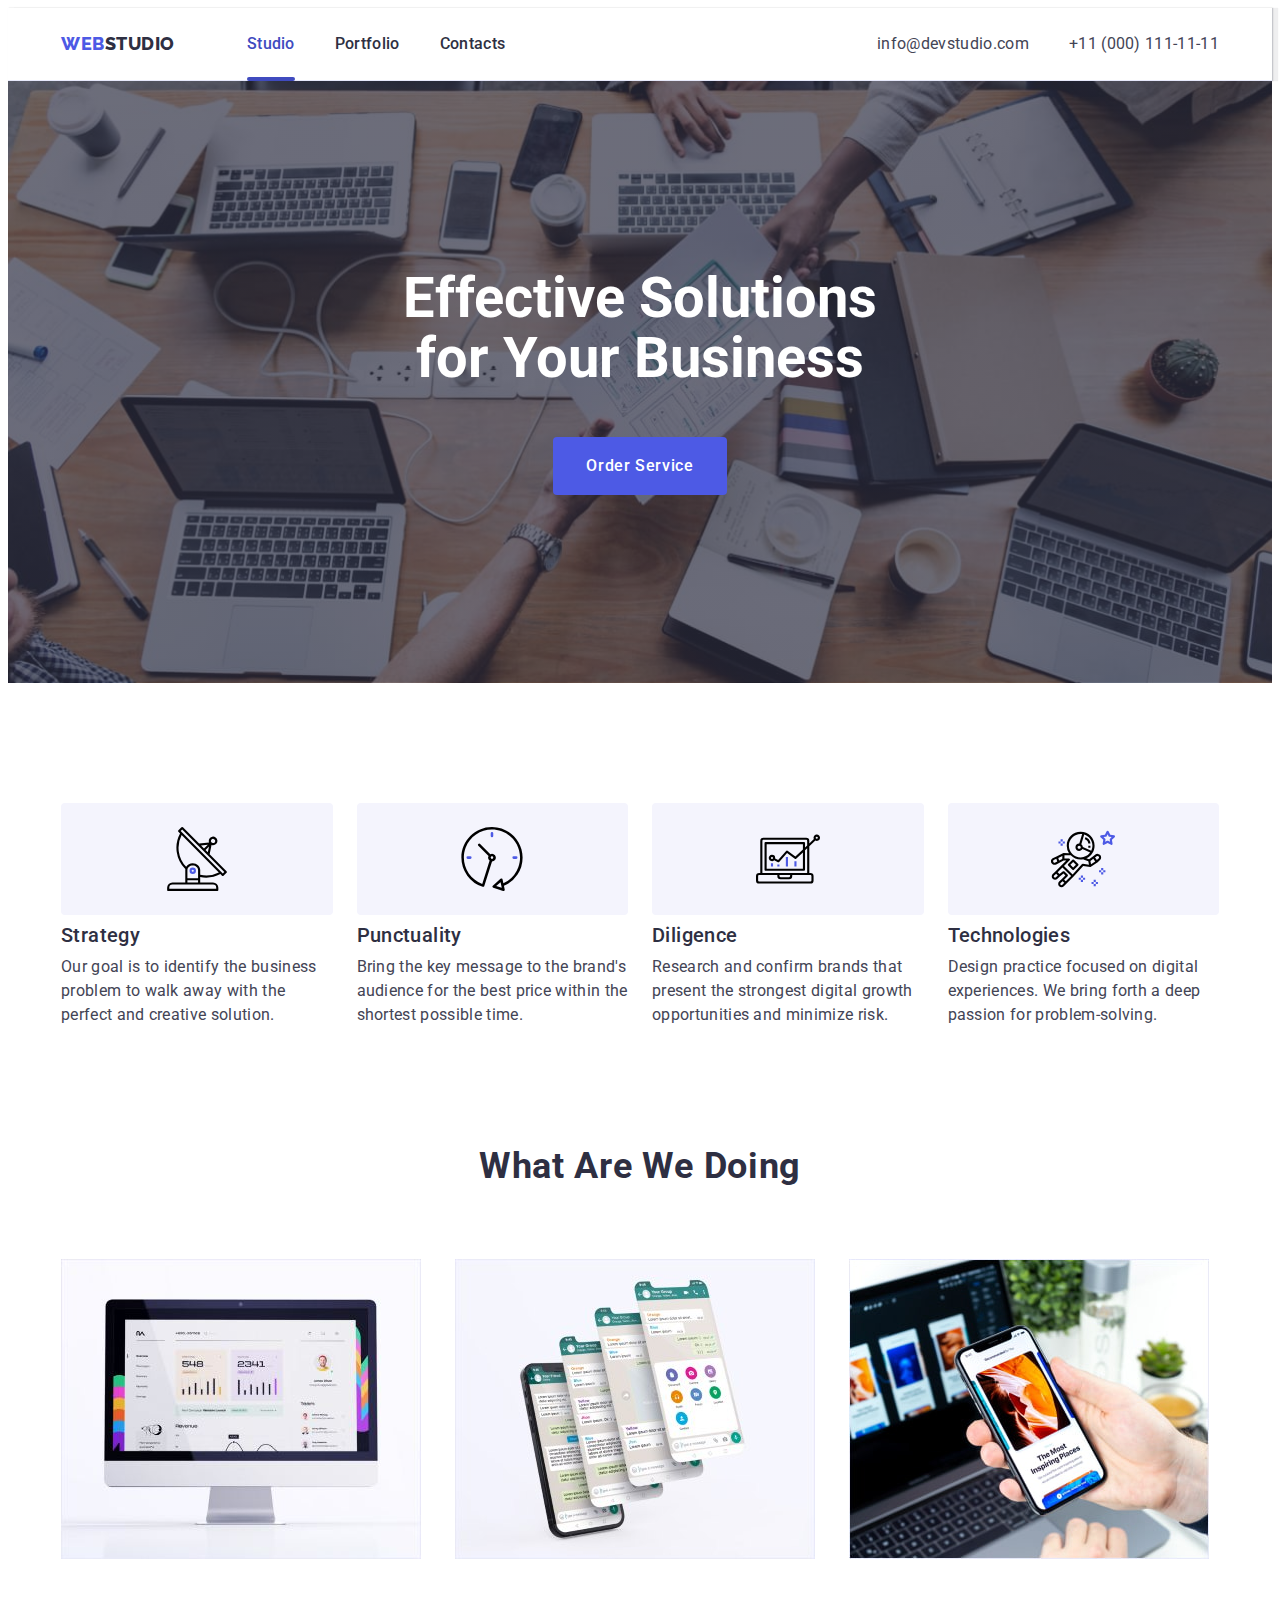
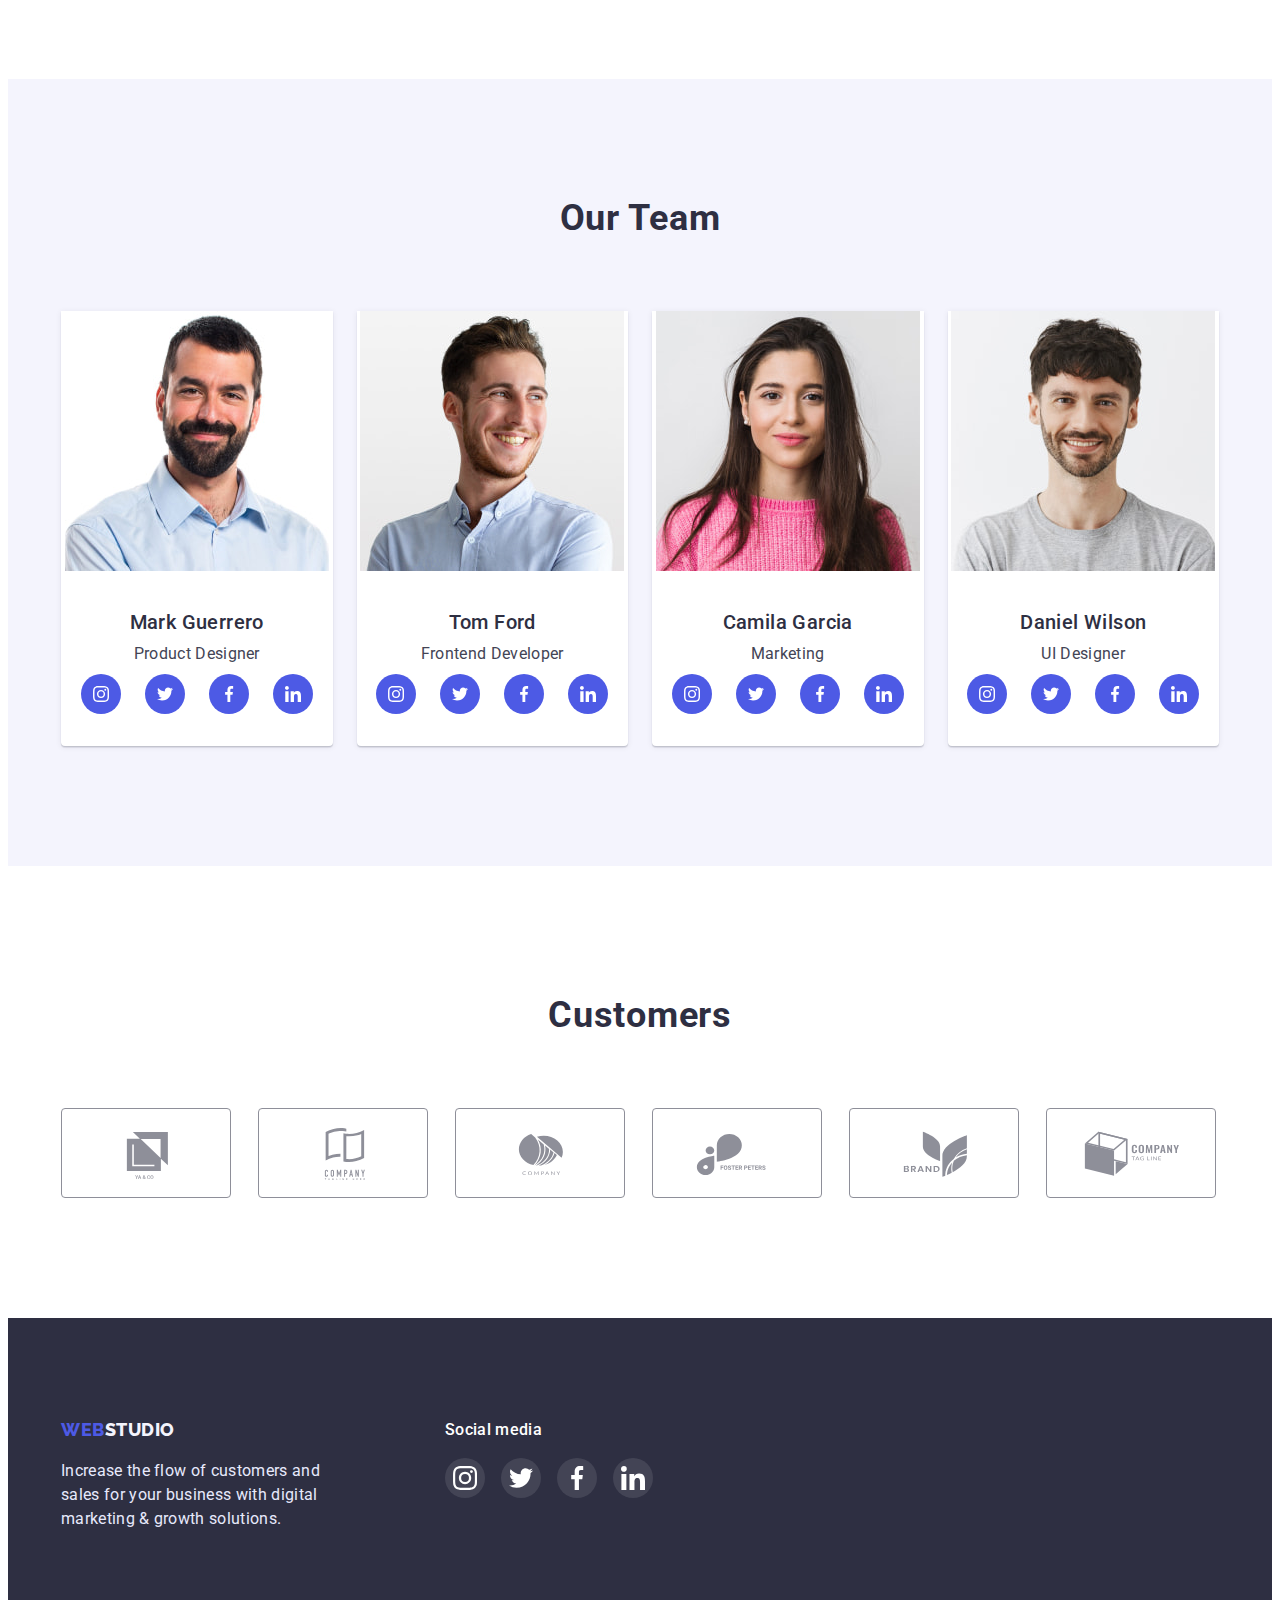
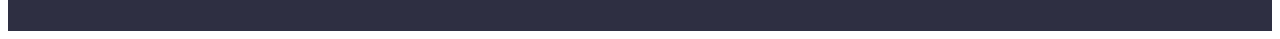
<file: index.html>
<!DOCTYPE html>
<html lang="en">
  <head>
    <meta charset="UTF-8" />
    <meta http-equiv="X-UA-Compatible" content="IE=edge" />
    <meta name="viewport" content="width=device-width, initial-scale=1.0" />
    <title>goit-markup-hw-01</title>
    <link rel="preconnect" href="https://fonts.googleapis.com" />
    <link rel="preconnect" href="https://fonts.gstatic.com" crossorigin />
    <link
      href="https://fonts.googleapis.com/css2?family=Raleway:wght@800&family=Roboto:wght@400;500;700&display=swap"
      rel="stylesheet"
    />
    <link
      rel="stylesheet"
      href="https://cdnjs.cloudflare.com/ajax/libs/modern-normalize/1.1.0/modern-normalize.min.css"
      integrity="sha512-wpPYUAdjBVSE4KJnH1VR1HeZfpl1ub8YT/NKx4PuQ5NmX2tKuGu6U/JRp5y+Y8XG2tV+wKQpNHVUX03MfMFn9Q=="
      crossorigin="anonymous"
      referrerpolicy="no-referrer"
    />
    <link rel="stylesheet" href="./css/styles.css" />
  </head>

  <body>
    <header class="page-header">
      <div class="container header-containernav">
        <nav class="page-nav">
          <a href="./index.html" class="logo link"
            >Web<span class="secondpart-logo link">Studio</span>
          </a>
          <ul class="nav-list list">
            <li class="nav-item">
              <a href="./index.html" class="sitenav link current">Studio</a>
            </li>
            <li class="nav-item">
              <a href="./portfolio.html" class="sitenav link">Portfolio</a>
            </li>
            <li class="nav-item">
              <a href="" class="sitenav link">Contacts</a>
            </li>
          </ul>
        </nav>
        <address class="authnav-menu">
          <ul class="authnav-list list">
            <li class="authnav-item">
              <a href="mailto:info@devstudio.com" class="authnav link"
                >info@devstudio.com</a
              >
            </li>
            <li class="authnav-item">
              <a href="tel:+110001111111" class="authnav link"
                >+11 (000) 111-11-11</a
              >
            </li>
          </ul>
        </address>
      </div>
    </header>

    <main>
      <section class="hero">
        <div class="container">
          <h1 class="hero-title">Effective Solutions for Your Business</h1>
          <button type="button" class="button-hero" data-modal-open>Order Service</button>
        </div>
      </section>

      <section class="solutions">
        <div class="container solutions-container">
          <h2 class="visually-hidden">Solutions examples</h2>
          <ul class="solutions-list list">
            <li class="solutions-item">
              <div class="icon-solution-container">
                <svg class="solution-icon">
                  <use href="./images/icons.svg#icon-antenna"></use>
                </svg>
              </div>
              <h3 class="section-subtitle">Strategy</h3>
              <p class="discriptions">
                Our goal is to identify the business problem to walk away with
                the perfect and creative solution.
              </p>
            </li>

            <li class="solutions-item">
              <div class="icon-solution-container">
                <svg class="solution-icon">
                  <use href="./images/icons.svg#icon-clock"></use>
                </svg>
              </div>
              <h3 class="section-subtitle">Punctuality</h3>
              <p class="discriptions">
                Bring the key message to the brand's audience for the best price
                within the shortest possible time.
              </p>
            </li>

            <li class="solutions-item">
              <div class="icon-solution-container">
                <svg class="solution-icon">
                  <use href="./images/icons.svg#icon-diagram"></use>
                </svg>
              </div>
              <h3 class="section-subtitle">Diligence</h3>
              <p class="discriptions">
                Research and confirm brands that present the strongest digital
                growth opportunities and minimize risk.
              </p>
            </li>

            <li class="solutions-item">
              <div class="icon-solution-container">
                <svg class="solution-icon">
                  <use href="./images/icons.svg#icon-astronaut"></use>
                </svg>
              </div>
              <h3 class="section-subtitle">Technologies</h3>
              <p class="discriptions">
                Design practice focused on digital experiences. We bring forth a
                deep passion for problem-solving.
              </p>
            </li>
          </ul>
        </div>
      </section>

      <section class="ourdoing">
        <div class="container ourdoing-container">
          <h2 class="section-title">What are we doing</h2>
          <ul class="ourdoing-list list">
            <li class="ourdoing-item">
              <img
                class="ourdoing-picture"
                src="./images/comp.jpg"
                alt="computer"
                width="360"
              />
            </li>
            <li class="ourdoing-item">
              <img
                class="ourdoing-picture"
                src="./images/screens.jpg"
                alt="phone screens"
                width="360"
              />
            </li>
            <li class="ourdoing-item">
              <img
                class="ourdoing-picture"
                src="./images/hand.jpg"
                alt="hand with phone"
                width="360"
              />
            </li>
          </ul>
        </div>
      </section>

      <section class="team">
        <div class="container team-container">
          <h2 class="section-title">Our Team</h2>
          <ul class="team-list list">
            <li class="team-item">
              <img
                class="team-pectures"
                src="./images/markteam.jpg"
                alt="product designer photo"
                width="264"
              />
              <h3 class="section-subtitle">Mark Guerrero</h3>
              <p class="discriptions">Product Designer</p>

              <ul class="social-list">
                <li class="social-item"><a class="social-link" href="#">
                  <svg class="social-icon">
                    <use href="./images/icons.svg#icon-instagram"></use>
                  </svg></a></li>
                

                <li class="social-item"><a class="social-link" href="#">
                  <svg class="social-icon">
                    <use href="./images/icons.svg#icon-twitter"></use>
                  </svg></a></li>

                <li class="social-item"><a class="social-link" href="#">
                  <svg class="social-icon">
                    <use href="./images/icons.svg#icon-facebook"></use>
                  </svg></a></li>

                <li class="social-item"><a class="social-link" href="#">
                  <svg class="social-icon">
                    <use href="./images/icons.svg#icon-linkedin"></use>
                  </svg></a></li>
              </ul>
            </li>

            <li class="team-item">
              <img
                class="team-pectures"
                src="./images/tomteam.jpg"
                alt="frontend developer photo"
                width="264"
              />
              <h3 class="section-subtitle">Tom Ford</h3>
              <p class="discriptions">Frontend Developer</p>



              <ul class="social-list">
                <li class="social-item"><a class="social-link" href="#">
                  <svg class="social-icon">
                    <use href="./images/icons.svg#icon-instagram"></use>
                  </svg></a></li>

                <li class="social-item"><a class="social-link" href="#">
                  <svg class="social-icon">
                    <use href="./images/icons.svg#icon-twitter"></use>
                  </svg></a></li>

                <li class="social-item"><a class="social-link" href="#">
                  <svg class="social-icon">
                    <use href="./images/icons.svg#icon-facebook"></use>
                  </svg></a></li>

                <li class="social-item"><a class="social-link" href="#">
                  <svg class="social-icon">
                    <use href="./images/icons.svg#icon-linkedin"></use>
                  </svg></a></li>
              </ul>
            </li>




            <li class="team-item">
              <img
                class="team-pectures"
                src="./images/camillateam.jpg"
                alt="marketing photo"
                width="264"
              />
              <h3 class="section-subtitle">Camila Garcia</h3>
              <p class="discriptions">Marketing</p>
              
              <ul class="social-list">
                <li class="social-item"><a class="social-link" href="#">
                  <svg class="social-icon">
                    <use href="./images/icons.svg#icon-instagram"></use>
                  </svg></a></li>

                <li class="social-item"><a class="social-link" href="#">
                  <svg class="social-icon">
                    <use href="./images/icons.svg#icon-twitter"></use>
                  </svg></a></li>

                <li class="social-item"><a class="social-link" href="#">
                  <svg class="social-icon">
                    <use href="./images/icons.svg#icon-facebook"></use>
                  </svg></a></li>

                <li class="social-item"><a class="social-link" href="#">
                  <svg class="social-icon">
                    <use href="./images/icons.svg#icon-linkedin"></use>
                  </svg></a></li>
              </ul>
            </li>

            <li class="team-item">
              <img
                class="team-pectures"
                src="./images/danielteam.jpg"
                alt="ul designer photo"
                width="264"
              />
              <h3 class="section-subtitle">Daniel Wilson</h3>
              <p class="discriptions">UI Designer</p>
              
              <ul class="social-list">
                <li class="social-item"><a class="social-link" href="#">
                  <svg class="social-icon">
                    <use href="./images/icons.svg#icon-instagram"></use>
                  </svg></a></li>

                <li class="social-item"><a class="social-link" href="#">
                  <svg class="social-icon">
                    <use href="./images/icons.svg#icon-twitter"></use>
                  </svg></a></li>

                <li class="social-item"><a class="social-link" href="#">
                  <svg class="social-icon">
                    <use href="./images/icons.svg#icon-facebook"></use>
                  </svg></a></li>

                <li class="social-item"><a class="social-link" href="#">
                  <svg class="social-icon">
                    <use href="./images/icons.svg#icon-linkedin"></use>
                  </svg></a></li>
              </ul>
            </li>
          </ul>
        </div>
      </section>

             
      <section class="customers">
        <div class="container customers-container">
          <h2 class="section-title">Customers</h2>
          <ul class="customers-list list">
            <li class="customers-item">
              <a class="customers-link" href="">
                  <svg class="customers-icon">
                  <use href="./images/icons.svg#icon-logoone"></use> 
                </svg>
              </a>
            </li>

            <li class="customers-item">
              <a class="customers-link" href="">
                <svg class="customers-icon">
                  <use href="./images/icons.svg#icon-logotwo"></use>
                </svg>
              </a>
            </li>
            
            <li class="customers-item">
              <a class="customers-link" href="">
                <svg class="customers-icon">
                  <use href="./images/icons.svg#icon-logothree"></use>
                </svg>
              </a>
            </li>

            <li class="customers-item">
              <a class="customers-link" href="">
                <svg class="customers-icon">
                  <use href="./images/icons.svg#icon-logofour"></use>
                </svg>
              </a>
            </li>

            <li class="customers-item">
              <a class="customers-link" href="">
                <svg class="customers-icon">
                  <use href="./images/icons.svg#icon-logofive"></use>
                </svg>
              </a>
            </li>

            <li class="customers-item">
              <a class="customers-link" href="">
                <svg class="customers-icon">
                  <use href="./images/icons.svg#icon-logosix"></use>
                </svg>
              </a>
            </li>           
          </ul>
        </div>
      </section>

    </main>

    <footer class="page-footer">
      <div class="container footer-container">
        <div class="footer-text-wraper">
          <a href="./index.html" class="logo link"
            >Web<span class="light-logo">Studio</span>
          </a>
          <p class="footer-content">
            Increase the flow of customers and sales for your business with
            digital marketing & growth solutions.
          </p>
        </div>
        
        <div class="footer-social-media">
          <p class="footer-title">Social media</p>
          <ul class="footer-icon-list">
                <li class="social-item">
                  <a class="footer-social-link" href="">
                  <svg class="footer-social-icon">
                    <use href="./images/icons.svg#icon-instagram"></use>
                  </svg></a>
                </li>
                
                <li class="social-item"><a class="footer-social-link" href="">
                  <svg class="footer-social-icon">
                    <use href="./images/icons.svg#icon-twitter"></use>
                  </svg></a>
                </li>

                <li class="social-item">
                  <a class="footer-social-link" href="">
                  <svg class="footer-social-icon">
                    <use href="./images/icons.svg#icon-facebook">
                      </use>
                  </svg></a></li>

                <li class="social-item"><a class="footer-social-link" href="">
                  <svg class="footer-social-icon">
                    <use href="./images/icons.svg#icon-linkedin"></use>
                  </svg></li></a>
                </li>
              </ul>
        </div>        
      </div>      
    </footer>

    <div class="backdrop is-hidden" data-modal>
      <div class="modal">
        <button type="button" class="modal-close-button" data-modal-close>
          <svg class="modal-close-button-icon" width="8" height="8">
            <use href="./images/icons.svg#icon-closemodal"></use>
          </svg>
        </button>
      </div>
    </div>    
    <script src="./js/modal.js"></script>
  </body>
</html>
</file>
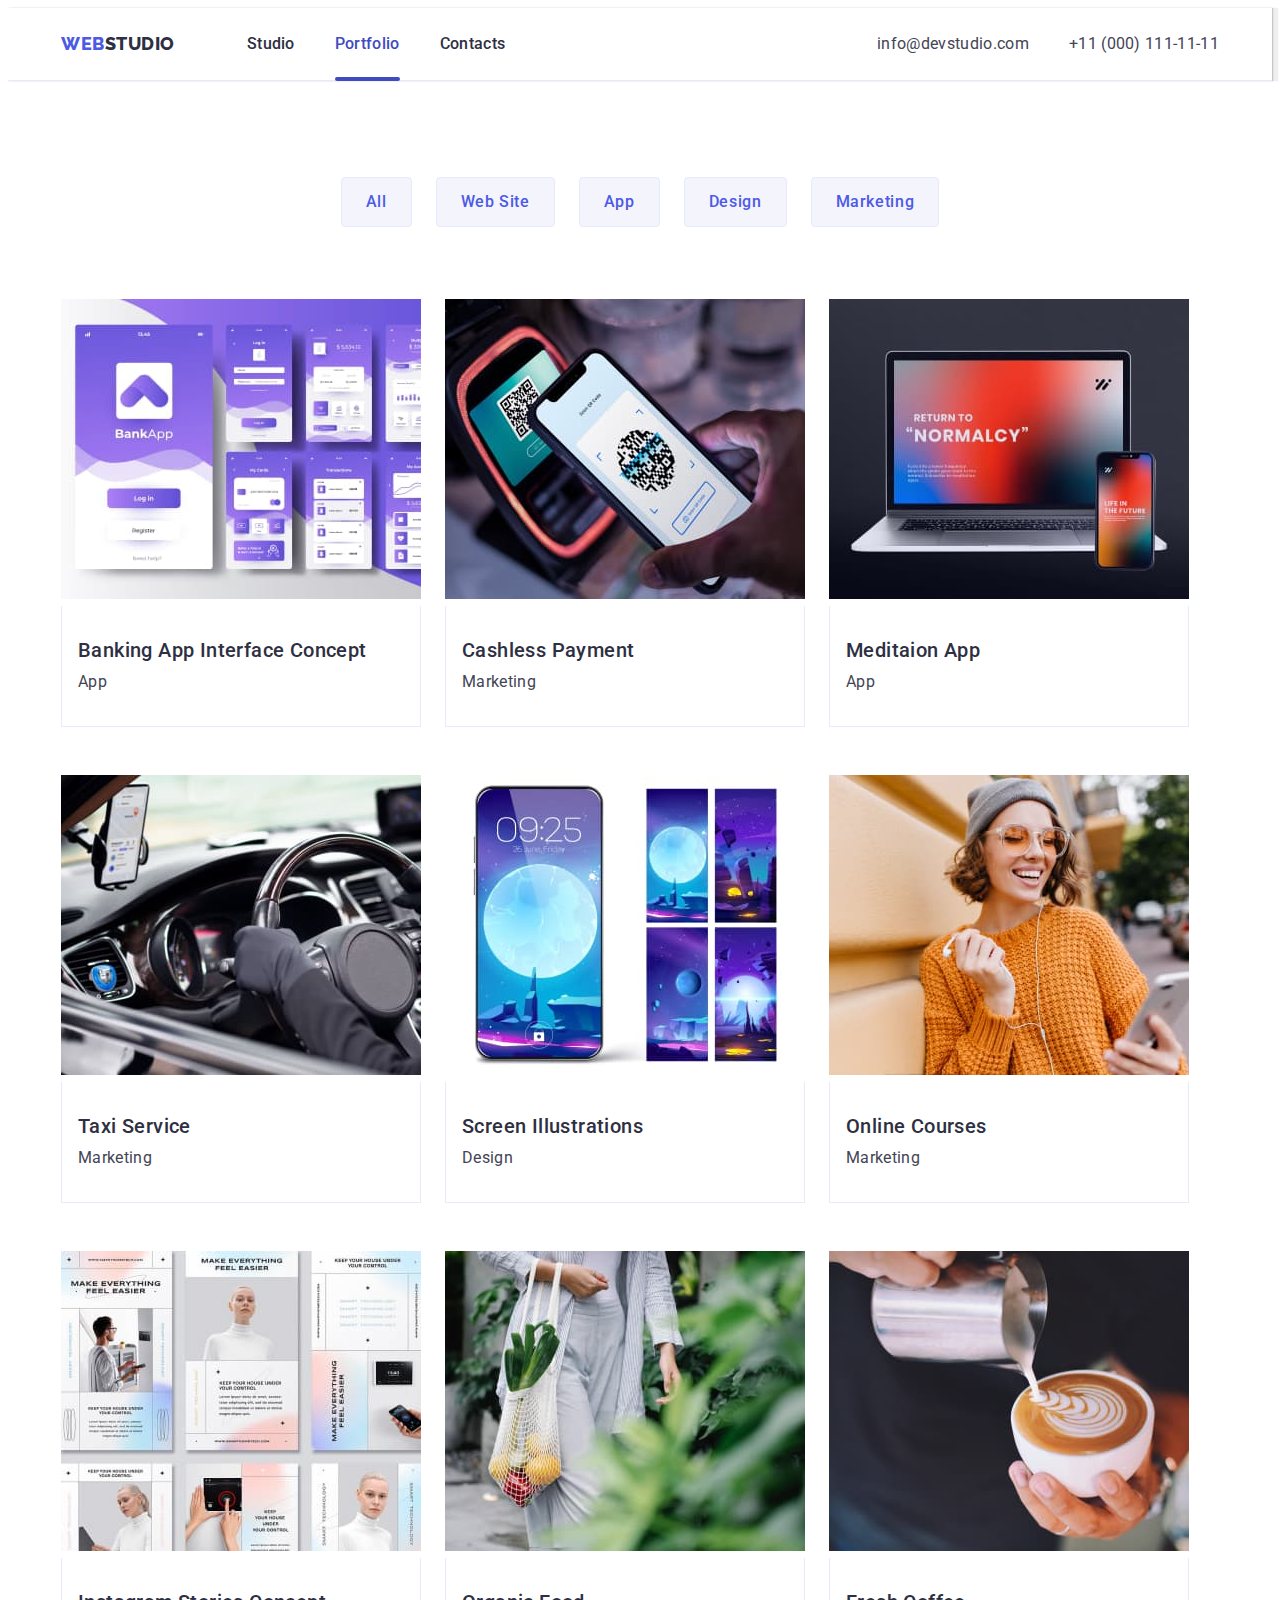
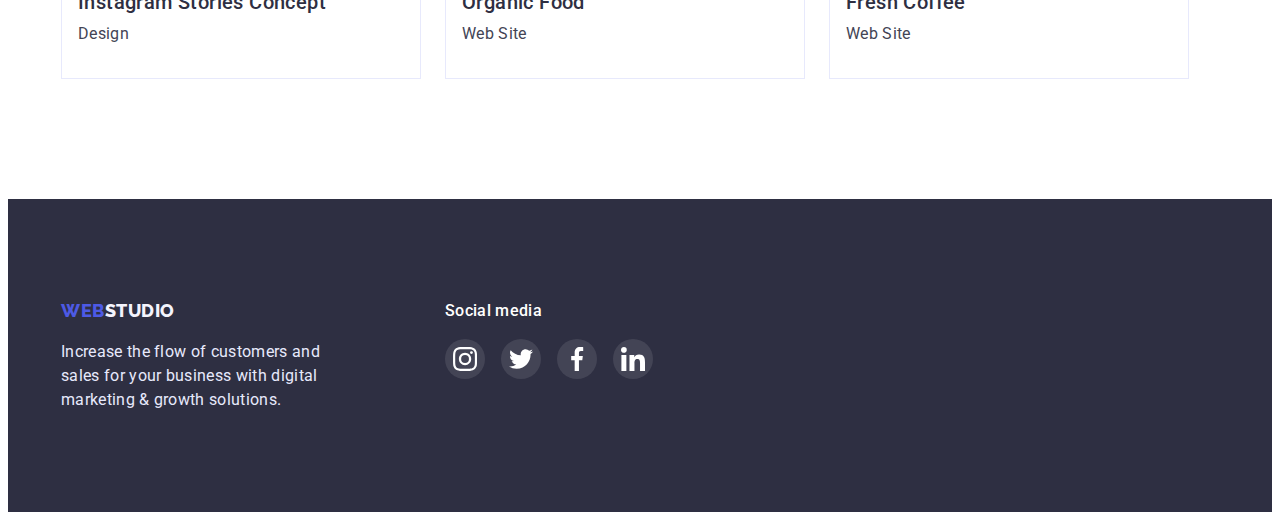
<file: portfolio.html>
<!DOCTYPE html>
<html lang="en">
  <head>
    <meta charset="UTF-8" />
    <meta http-equiv="X-UA-Compatible" content="IE=edge" />
    <meta name="viewport" content="width=device-width, initial-scale=1.0" />
    <title>goit-markup-hw-02</title>
    <link rel="preconnect" href="https://fonts.googleapis.com" />
    <link rel="preconnect" href="https://fonts.gstatic.com" crossorigin />
    <link
      href="https://fonts.googleapis.com/css2?family=Raleway:wght@800&family=Roboto:wght@400;500;700&display=swap"
      rel="stylesheet"
    />
    <link
      rel="stylesheet"
      href="https://cdnjs.cloudflare.com/ajax/libs/modern-normalize/1.1.0/modern-normalize.min.css"
      integrity="sha512-wpPYUAdjBVSE4KJnH1VR1HeZfpl1ub8YT/NKx4PuQ5NmX2tKuGu6U/JRp5y+Y8XG2tV+wKQpNHVUX03MfMFn9Q=="
      crossorigin="anonymous"
      referrerpolicy="no-referrer"
    />
    <link rel="stylesheet" href="./css/styles.css" />
  </head>
  <body>
    <header class="page-header">
      <div class="container header-containernav">
        <nav class="page-nav">
          <a href="./index.html" class="logo link"
            >Web<span class="secondpart-logo link">Studio</span>
          </a>
          <ul class="nav-list list">
            <li class="nav-item">
              <a href="./index.html" class="sitenav link">Studio</a>
            </li>
            <li class="nav-item">
              <a href="./portfolio.html" class="sitenav link current"
                >Portfolio</a
              >
            </li>
            <li class="nav-item">
              <a href="" class="sitenav link">Contacts</a>
            </li>
          </ul>
        </nav>
        <address class="authnav-menu">
          <ul class="authnav-list list">
            <li class="authnav-item">
              <a href="mailto:info@devstudio.com" class="authnav link"
                >info@devstudio.com</a
              >
            </li>
            <li class="authnav-item">
              <a href="tel:+110001111111" class="authnav link"
                >+11 (000) 111-11-11</a
              >
            </li>
          </ul>
        </address>
      </div>
    </header>

    <main>
      <section class="projects">
        <div class="container projects-container">
          <h1 class="visually-hidden">Projects</h1>
          <ul class="projects-list list">
            <li class="projects-item">
              <button type="button" class="button-projects">All</button>
            </li>
            <li class="projects-item">
              <button type="button" class="button-projects">Web Site</button>
            </li>
            <li class="projects-item">
              <button type="button" class="button-projects">App</button>
            </li>
            <li class="projects-item">
              <button type="button" class="button-projects">Design</button>
            </li>
            <li class="projects-item">
              <button type="button" class="button-projects">Marketing</button>
            </li>
          </ul>

          <ul class="foto-list list">
            <li class="foto-item">
              <a class="foto-link link" href="">
                
                <div class="foto-list-img">
                <img
                  src="./images/bankingapp.jpg"
                  alt="banking app interface concept photo"
                  width="360"
                  height="300"
                />
                <p class="overlay">14 Stylish and User-Friendly App Design Concepts · Task Manager App · Calorie Tracker App · Exotic Fruit Ecommerce App · Cloud Storage App</p>
                </div>

                <div class="container-section-subtitle">
                  <h2 class="section-subtitle">
                    Banking App Interface Concept
                  </h2>
                  <p class="discriptions">App</p>
                </div></a
              >
            </li>

            <li class="foto-item">
              <a class="foto-link link" href="">
                <div class="foto-list-img">
                <img
                  src="./images/cashlesspayment.jpg"
                  alt="cashless payment photo"
                  width="360"
                  height="300"
                />
                <p class="overlay">14 Stylish and User-Friendly App Design Concepts · Task Manager App · Calorie Tracker App · Exotic Fruit Ecommerce App · Cloud Storage App</p>
                </div>

                <div class="container-section-subtitle">
                  <h2 class="section-subtitle">Cashless Payment</h2>
                  <p class="discriptions">Marketing</p>
                </div></a>
            </li>

            <li class="foto-item">
              <a class="foto-link link" href="">
                <div class="foto-list-img">
                <img
                  src="./images/maditationapp.jpg"
                  alt="meditaion app photo"
                  width="360"
                  height="300"
                />
                <p class="overlay">14 Stylish and User-Friendly App Design Concepts · Task Manager App · Calorie Tracker App · Exotic Fruit Ecommerce App · Cloud Storage App</p>
                </div>
                <div class="container-section-subtitle">
                  <h2 class="section-subtitle">Meditaion App</h2>
                  <p class="discriptions">App</p>
                </div></a
              >
            </li>

            <li class="foto-item">
              <a class="foto-link link" href="">
                <div class="foto-list-img">
                <img
                  src="./images/taxiservice.jpg"
                  alt="taxi service photo"
                  width="360"
                  height="300"
                />
                <p class="overlay">14 Stylish and User-Friendly App Design Concepts · Task Manager App · Calorie Tracker App · Exotic Fruit Ecommerce App · Cloud Storage App</p>
                </div>
                <div class="container-section-subtitle">
                  <h2 class="section-subtitle">Taxi Service</h2>
                  <p class="discriptions">Marketing</p>
                </div></a
              >
            </li>

            <li class="foto-item">
              <a class="foto-link link" href="">
                <div class="foto-list-img">
                <img
                  src="./images/screenillustrations.jpg"
                  alt="screen illustrations"
                  width="360"
                  height="300"
                />
                <p class="overlay">14 Stylish and User-Friendly App Design Concepts · Task Manager App · Calorie Tracker App · Exotic Fruit Ecommerce App · Cloud Storage App</p>
                </div>
                <div class="container-section-subtitle">
                  <h2 class="section-subtitle">Screen Illustrations</h2>
                  <p class="discriptions">Design</p>
                </div></a
              >
            </li>

            <li class="foto-item">
              <a class="foto-link link" href="">
                <div class="foto-list-img">
                <img
                  src="./images/onlincourses.jpg"
                  alt="online courses photo"
                  width="360"
                  height="300"
                />
                <p class="overlay">14 Stylish and User-Friendly App Design Concepts · Task Manager App · Calorie Tracker App · Exotic Fruit Ecommerce App · Cloud Storage App</p>
                </div>
                <div class="container-section-subtitle">
                  <h2 class="section-subtitle">Online Courses</h2>
                  <p class="discriptions">Marketing</p>
                </div></a
              >
            </li>

            <li class="foto-item">
              <a class="foto-link link" href="">
                <div class="foto-list-img">
                <img                
                  src="./images/instagramstoriesconcept.jpg"
                  alt="instagram stories concept photo"
                  width="360"
                  height="300"
                />
                <p class="overlay">14 Stylish and User-Friendly App Design Concepts · Task Manager App · Calorie Tracker App · Exotic Fruit Ecommerce App · Cloud Storage App</p>
                </div>
                <div class="container-section-subtitle">
                  <h2 class="section-subtitle">Instagram Stories Concept</h2>
                  <p class="discriptions">Design</p>
                </div></a
              >
            </li>

            <li class="foto-item">
              <a class="foto-link link" href="">
                <div class="foto-list-img">
                <img
                  src="./images/organicfood.jpg"
                  alt="organic food photo"
                  width="360"
                  height="300"
                />
                <p class="overlay">14 Stylish and User-Friendly App Design Concepts · Task Manager App · Calorie Tracker App · Exotic Fruit Ecommerce App · Cloud Storage App</p>
                </div>
                <div class="container-section-subtitle">
                  <h2 class="section-subtitle">Organic Food</h2>
                  <p class="discriptions">Web Site</p>
                </div></a
              >
            </li>

            <li class="foto-item">
              <a class="foto-link link" href="">
                <div class="foto-list-img">
                <img
                  src="./images/freshcoffe.jpg"
                  alt="fresh coffee photo"
                  width="360"
                  height="300"
                />
                <p class="overlay">14 Stylish and User-Friendly App Design Concepts · Task Manager App · Calorie Tracker App · Exotic Fruit Ecommerce App · Cloud Storage App</p>
                </div>
                <div class="container-section-subtitle">
                  <h2 class="section-subtitle">Fresh Coffee</h2>
                  <p class="discriptions">Web Site</p>
                </div></a
              >
            </li>
          </ul>
        </div>
      </section>
    </main>

    <footer class="page-footer">
      <div class="container footer-container">
        <div class="footer-text-wraper">
          <a href="./index.html" class="logo link"
            >Web<span class="light-logo">Studio</span>
          </a>
          <p class="footer-content">
            Increase the flow of customers and sales for your business with
            digital marketing & growth solutions.
          </p>
        </div>

        
        <div class="footer-social-media">
          <p class="footer-title">Social media</p>
          <ul class="footer-icon-list">
                <li class="social-item">
                  <a class="footer-social-link" href="">
                  <svg class="footer-social-icon">
                    <use href="./images/icons.svg#icon-instagram"></use>
                  </svg></a>
                </li>


                
                <li class="social-item"><a class="footer-social-link" href="">
                  <svg class="footer-social-icon">
                    <use href="./images/icons.svg#icon-twitter"></use>
                  </svg></a>
                </li>

                <li class="social-item">
                  <a class="footer-social-link" href="">
                  <svg class="footer-social-icon">
                    <use href="./images/icons.svg#icon-facebook">
                      </use>
                  </svg></a></li>

                <li class="social-item"><a class="footer-social-link" href="">
                  <svg class="footer-social-icon">
                    <use href="./images/icons.svg#icon-linkedin"></use>
                  </svg></li></a>
                </li>
              </ul>
        </div>        
      </div>
    </footer>
  </body>
</html>
</file>
<file: css/styles.css>
:root {
   --primary-text-color: #434455;
   --section-title-color: #2E2F42;
   --accent-color: #4D5AE5;
   --primary-white-color:#fff;
   --footer-text-color: #E7E9FC;
   --light-logo-color: #F4F4FD;
   --button-nav-color: #404BBF;
   --icon-customers-color: #8E8F99;
   --icon-footer-socials-color: rgba(255, 255, 255, 0.1);
   --modal-white-color: #FCFCFC;
   --backdrop-color: rgba(46, 47, 66, 0.4);

}

body {
   background-color: var(--primary-white-color);
   color: var(--primary-text-color); 
   font-size: 16px;
   line-height: 1.5;
   font-family: 'Roboto', sans-serif;
}

/*           components */

.container {
   padding-left: 15px;
   padding-right: 15px; 
   margin-left: auto;
   margin-right: auto;
   width: 1158px;   
}
/*                utils */
 .visually-hidden {
   position: absolute;
   width: 1px;
   height: 1px;
   margin: -1px;
   border: 0;
   padding: 0;   
   white-space: nowrap;
   clip-path: inset(100%);
   clip: rect(0 0 0 0);
   overflow: hidden;
}

/*                reset */
h1, h2, h3, h4, h5, h6, p{
   margin: 0;
}

.list {
   list-style: none;
   padding: 0;
   margin: 0;
}

.link {
   text-decoration: none;   
}

.img {
   display: block;
   max-width: 100%;
   height: auto;
}
/* ----------хедер--------------- */

.address{
   font-style: normal;
}

.button {
   cursor: pointer;
}

 .page-header {
   border-bottom: 1px solid var(--footer-text-color);
   background-color: var(--primary-white-color);
   box-shadow: 6px 0px 1px rgba(46, 47, 66, 0.08), 1px 0px 1px rgba(46, 47, 66, 0.16), 1px 0px 2px rgba(46, 47, 66, 0.08);
}

.header-containernav {
   display: flex;
   align-items: center;   
   
}

.page-nav {
   display: flex;
   align-items: center;
}

.logo {
   margin-right: 72px;     
   color: var(--accent-color);
   font-family: 'Raleway';
   font-weight: 800;
   font-size: 18px;
   line-height: 1.33;
   letter-spacing: 0.03em;
   text-transform: uppercase;
}

.secondpart-logo {
   color: var(--section-title-color);
}

.nav-list{
   display: flex;
   align-items: center;
   gap: 40px;
}

.nav-item {
   display: block;
      max-width: 100%;
      height: auto;
      
      
}

.sitenav {
   position: relative;
   padding-top: 24px;
   padding-bottom: 24px;
   display: inline-block;   
   color: var(--section-title-color);
   font-weight: 500;
   letter-spacing: 0.02em;
   transition: color 250ms cubic-bezier(0.4, 0, 0.2, 1);
   }

.sitenav:hover,
.sitenav:focus {
   color: var(--accent-color);
}

.sitenav.current {
   color: var(--button-nav-color);
}
 .current::after { 
   content: '';   
   display: block;
   width: 100%;
   height: 4px;
   position: absolute;
   left: 0;
   bottom: -1px;
   border-radius: 4px;
   background-color: var(--button-nav-color);
}


/* .authnav-item{} */
.authnav-list{
   display: flex;
   gap: 40px;   
}
.authnav-menu{
   margin-left: auto;
}

.authnav { 
   display: block;
   padding-top: 24px;
   padding-bottom: 24px;
   color: var(--primary-text-color);
   font-style: normal;
   letter-spacing: 0.02em;
   transition: color 250ms cubic-bezier(0.4, 0, 0.2, 1);
}

.authnav:hover,
.authnav:focus {
   color: var(--accent-color);
}


/*               ------- Hero----------- */
.hero {
   padding-top: 188px;
   padding-bottom: 188px;
   text-align: center;
   background-image: linear-gradient(rgba(46, 47, 66, 0.7), rgba(46, 47, 66, 0.7)), url('../images/office.jpg');
   background-color:  var(--section-title-color);  
   background-repeat: no-repeat;
   background-position: center;
   background-size: cover;
   max-width: 1440px;
   margin: 0 auto;   
}

.hero-title {
   margin-top: 0;
   margin-bottom: 48px;
   margin-left: auto;
   margin-right: auto;
   width: 500px;
   color: var(--primary-white-color);
   font-size: 56px;
   line-height: 1.07;         
}

.button-hero {
   display: inline-block;
   padding: 16px 32px;
   border-radius: 4px;
   border: transparent solid 1px;
   color: var(--primary-white-color);
   background-color: var(--accent-color);
   font-family: 'Roboto', sans-serif;
   font-weight: 500;
   font-size: 16px;
   line-height: 1.5;
   letter-spacing: 0.04em;
   transition: background-color 250ms cubic-bezier(0.4, 0, 0.2, 1);
   cursor: pointer;
}

.button-hero:hover,
.button-hero:focus {
   background-color: var(--button-nav-color);
}

/*          ------- Solutions -------- styles*/
.solutions {
   padding-top: 120px;
   padding-bottom: 120px;
}
/* .solutions-container {} */
.solutions-list {
   display: flex;
   gap: 24px;
}

.solutions-item {
   flex-basis: calc((100% - 72px) / 4);
}
.icon-solution-container {
   display: flex;
   justify-content: center;
   height: 112px;
   background-color: var(--light-logo-color);
   margin-bottom: 8px;
   align-items: center;
   border-radius: 4px;
}
 
.solution-icon {
   width: 64px;
   height: 64px;
}

.section-title {
   color: var(--section-title-color);
   font-size: 36px;
   line-height: 1.11;
    text-align: center;
    text-transform: capitalize;
   letter-spacing: 0.02em;
   margin-top: 0;
   margin-bottom: 72px;
}
.section-subtitle {
   font-weight: 500;
   font-size: 20px;
   line-height: 1.2;
   letter-spacing: 0.02em;
   margin-top: 0;
   margin-bottom: 8px;
   color: var(--section-title-color);
}

.discriptions {
   margin-top: 0;
   margin-bottom: 0;
   color: var(--primary-text-color);
   letter-spacing: 0.02em;
}

/*         -------section-ourdoing styles------ */

.ourdoing {
   padding-bottom: 120px;
}
/* .ourdoing-container {} */
.ourdoing-picture {
   display: block;
   max-width: 100%;
   height: auto;
}

.ourdoing-list {
   display: flex;
   gap: 24px;
}

.ourdoing-item {
   text-align: center;
   flex-basis: calc((100% - 48px) / 3);
}

/*          ------Section Our Team styles-----*/
.team {
   padding-top: 120px;
   padding-bottom: 120px;
   background-color: var(--light-logo-color);
}
/* .team-container {} */
/* .section-title {} */
.team-list {
   display: flex;
   gap: 24px;
}

.team-item {
   padding-bottom: 32px;
   text-align: center;
   flex-basis: calc((100% - 72px) / 4);
   background-color: var(--primary-white-color);
   box-shadow: 0px 1px 6px rgba(46, 47, 66, 0.08), 0px 1px 1px rgba(46, 47, 66, 0.16), 0px 2px 1px rgba(46, 47, 66, 0.08);
   border-radius: 0px 0px 4px 4px;
}
.team-pectures{
   margin-bottom: 32px;
}
/* .section-subtitle {} */
/* .discriptions {} */
.social-list {
   display: flex;
   gap: 24px;
   justify-content: center;
   list-style: none;
   padding-left: 0;
   margin-top: 8px;
}

.social-icon {
   width: 16px;
   height: 16px;
   fill: var(--primary-white-color)
}

.social-item {
   width: 40px;
   height: 40px;   
}

.social-link {
   display: flex;
   align-items: center;
   justify-content: center;
   width: 100%;
   height: 100%;
   border-radius: 50%;
   background-color: var(--accent-color);
   transition: background-color 50ms cubic-bezier(0.4, 0, 0.2, 1);
}
.social-link:hover,
.social-link:focus {
   background-color: var(--button-nav-color);
}
/*---------------customers-------------- */
.customers{
   padding-top: 130px;
   padding-bottom: 120px;
}
/* .customers-container{} */

.customers-list{
   display: flex;
   justify-content: center;
   gap: 24px;
}
.customers-item{
    flex-basis: calc((100% - 120px) / 6);    
}
.customers-link {
   display: flex;
   justify-content: center;
   align-items: center;
   height: 88px;
   width: 168px;
   border: 1px solid var(--icon-customers-color);
   border-radius: 4px;
   transition: border-color 250ms cubic-bezier(0.4, 0, 0.2, 1);
}

.customers-icon{
   width: 105px;
   height: 56px;   
   fill:  var(--icon-customers-color);
   transition: fill 250ms cubic-bezier(0.4, 0, 0.2, 1);
}

.customers-link:hover,
.customers-link:focus {
   border-color: var(--button-nav-color);
}

.customers-link:hover .customers-icon,
.customers-link:focus  .customers-icon {
   fill: var(--button-nav-color);
}

/*            ------footer---------- */
.page-footer {
   padding-top: 100px;
   padding-bottom: 100px;
   background-color: var(--section-title-color);
}

.footer-container {
   display: flex;
}

.footer-text-wraper {
   margin-right: 120px;        
}

.footer .logo {
   margin-right: 0;
}

.footer-content {   
   margin-top: 16px;
   width: 264px;
   color: var(--footer-text-color);
   letter-spacing: 0.02em;
}

.light-logo {
   margin-bottom: 16px;
   color: var(--light-logo-color);
   font-family: 'Raleway';
   font-weight: 800;
   font-size: 18px;
   line-height: 1.17;
   letter-spacing: 0.03em;
   text-transform: uppercase;
}
/* .footer-social-media {} */
.footer-title {  
      margin-bottom: 16px;
      color: var(--primary-white-color);
      font-weight: 500;
      font-size: 16px;
      line-height: 1.5;
      letter-spacing: 0.02em;      
}

.footer-icon-list{   
   display: flex;
   gap: 16px;
   justify-content: center;
   list-style: none;
   padding: 0;  
}

.footer-social-link{
   display: flex;
   align-items: center;
   justify-content: center;
   width: 100%;
   height: 100%;
   border-radius: 50%;
   fill: transparent;
   background-color: var(--icon-footer-socials-color);
   transition: background-color 250ms cubic-bezier(0.4, 0, 0.2, 1);
}
.footer-social-icon {
   width: 24px;
   height: 24px;
   fill: var(--primary-white-color)
}

.footer-social-link:hover,
.footer-social-link:focus {
   background-color: #31d0aa;
}

/* ------------ portfolio styles------------ */

.projects {
   padding-top: 96px;
   padding-bottom: 120px;
}
/* .projects-container {} */
.projects-list {
   display: flex;
      flex-direction: row;
      justify-content: center;
      align-items: center;
      margin-bottom: 72px;
      gap: 24px;
        }

.button-projects {
      font-family: 'Roboto', sans-serif;
      font-weight: 500;
      font-size: 16px;
      line-height: 1.5;
      letter-spacing: 0.04em;
      padding: 12px 24px;
      color: var(--accent-color);
      background-color: var(--light-logo-color);
      border: 1px solid #E7E9FC;
      border-radius: 4px;
      cursor: pointer;
      transition: color  250ms cubic-bezier(0.4, 0, 0.2, 1), background-color 250ms cubic-bezier(0.4, 0, 0.2, 1), box-shadow 250ms cubic-bezier(0.4, 0, 0.2, 1);
   }

.button-projects:hover,
.button-projects:focus {
   color: var(--primary-white-color);
   background-color: var(--button-nav-color);
   box-shadow: 1px 0px 2px rgba(0, 0, 0, 0.12), 1px 0px 2px rgba(0, 0, 0, 0.08), 1px 0px 3px rgba(0, 0, 0, 0.1);
}

.foto-container {
   display: flex;
   flex-wrap: wrap;
   margin-bottom: 48px;
}

.foto-list {
   display: flex;
   flex-wrap: wrap;
   gap: 48px 24px;
}
.foto-link{   
   display: block;
   text-decoration: none;
   transition: box-shadow 250ms cubic-bezier(0.4, 0, 0.2, 1);
}
.foto-list-img {   
   position: relative;
   overflow: hidden;
}

.overlay {
   width: 100%;
   height: 100%;
   position: absolute;
   top: 0;
   left: 0;
   overflow: auto;
   transform: translate(0, 100%);
   transition: transform 250ms cubic-bezier(0.4, 0, 0.2, 1);
   padding-top: 40px;
   padding-bottom: 164px;
   padding-left: 32px;
   padding-right: 32px;
   font-family: Roboto;
   font-style: regular;
    line-height: 24px;
   letter-spacing: 0.02em;
   color: var(--light-logo-color);
   background-color: var(--accent-color);
   }

.container-section-subtitle{
   padding-top: 32px;
   padding-bottom: 32px;
   padding-left: 16px;
   border: 1px solid var(--footer-text-color);
   border-top: 0;
}

.foto-item{
display: block;
   max-width: 100%;
    height: auto;     
} 
.foto-link:hover,
.foto-link:focus {
         box-shadow: 10px 1px 6px rgba(46, 47, 66, 0.08), 0px 1px 1px rgba(46, 47, 66, 0.16), 0px 2px 1px rgba(46, 47, 66, 0.08);         
      }
.foto-link:hover .overlay,
.foto-link:hover .overlay {
   transform: translate(0, 0);
}
/* ---------------modal window-------- */
.backdrop {
   position: fixed;
   z-index: 100;
   top: 0;
   left: 0;
   width: 100%;
   height: 100%;
   background-color: var(--backdrop-color);
   transition: opacity 250ms cubic-bezier(0.4, 0, 0.2, 1), visibility 250ms cubic-bezier(0.4, 0, 0.2, 1);
}

.backdrop.is-hidden{
   opacity: 0;
   visibility: hidden;
   pointer-events: none;
}

.modal {
   position: absolute; 
   top: 50%; 
   left: 50%; 
   transform: translate(-50%, -50%);   
   width: 408px;
   height: 576px;
   background-color: var(--modal-white-color);
   box-shadow: 0px 1px 1px rgba(0, 0, 0, 0.14), 0px 1px 3px rgba(0, 0, 0, 0.12), 0px 2px 1px rgba(0, 0, 0, 0.2);
   border-radius: 4px;
}

.modal-close-button {
   position: absolute;
   top: 32px;
   right: 32px;
   display: flex;
   justify-content: center;
   align-items: center;
   background-color: #F4F4FD;
   padding: 0;
   width: 24px;
   height: 24px;
   border: 1px solid #E7E9FC;
   border-radius: 50%;
   transition: background-color 250ms cubic-bezier(0.4, 0, 0.2, 1), border-color 250ms cubic-bezier(0.4, 0, 0.2, 1);
}

.modal-close-button:hover,
.modal-close-button:focus{
border-color: var(--accent-color);
background-color: var(--accent-color);
}
.modal-close-button:hover .modal-close-button-icon,
.modal-close-button:focus .modal-close-button-icon {
   fill: var(--primary-white-color);
}

.modal-close-button-icon{
   transition: fill 250ms cubic-bezier(0.4, 0, 0.2, 1);
}
/* --------------/modal window----------/ */
</file>
